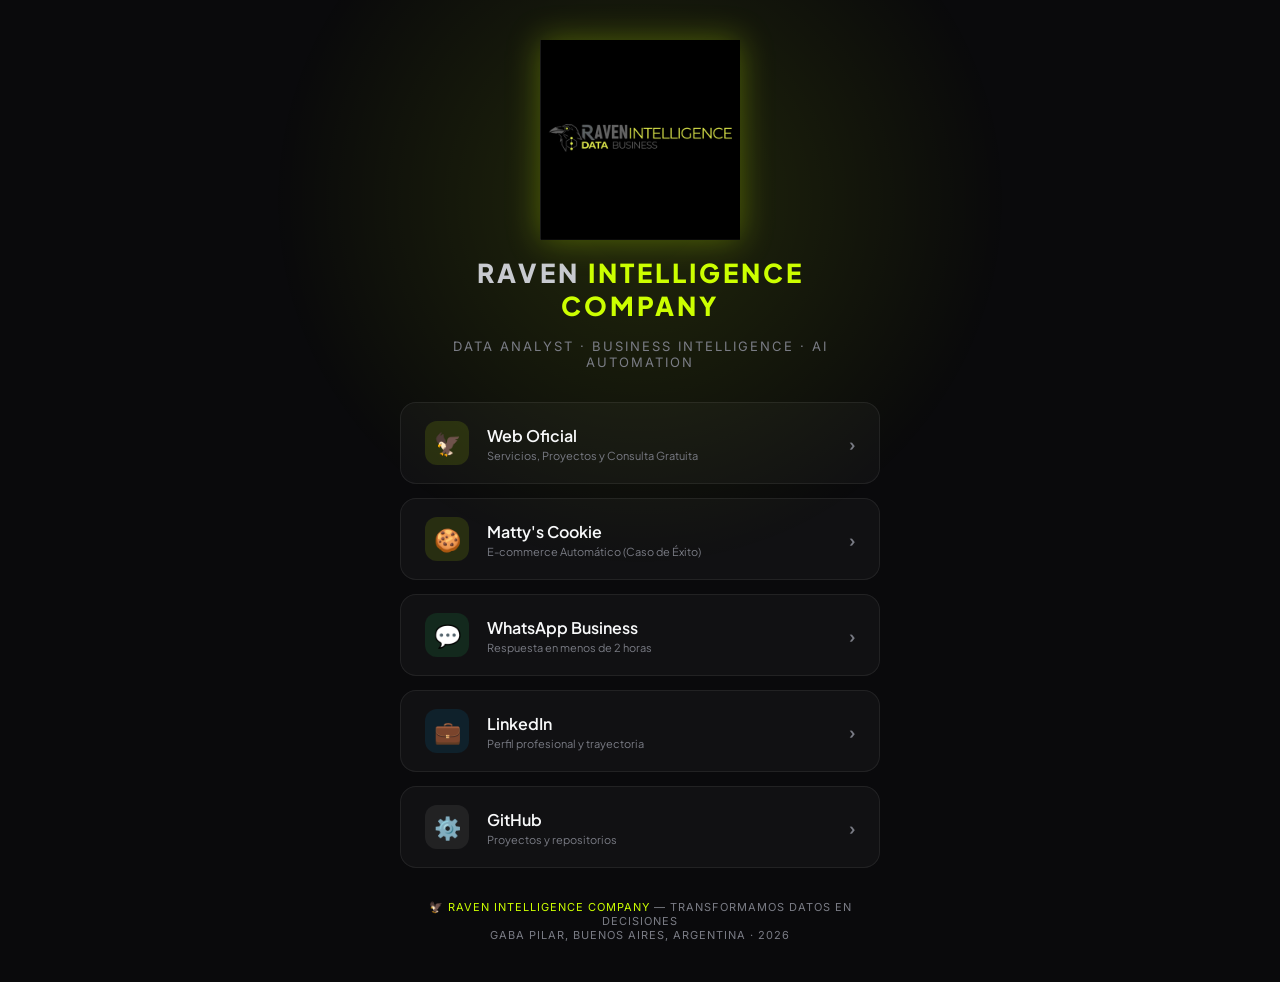
<file: links.html>
<!DOCTYPE html>
<html lang="es">
<head>
    <meta charset="UTF-8">
    <meta name="viewport" content="width=device-width, initial-scale=1.0">
    <title>RAVEN INTELLIGENCE COMPANY — Links</title>
    <meta name="description" content="Conecta con Raven Intelligence Company — Data Analytics, BI y AI Automation.">
    <link rel="preconnect" href="https://fonts.googleapis.com">
    <link rel="preconnect" href="https://fonts.gstatic.com" crossorigin>
    <link href="https://fonts.googleapis.com/css2?family=Plus+Jakarta+Sans:wght@500;700;800&family=Inter:wght@400;500&display=swap" rel="stylesheet">
    <style>
        :root {
            --bg: #0a0a0c;
            --neon: #ccff00;
            --text: #f8f9fa;
            --muted: #7a7c85;
        }
        * { margin: 0; padding: 0; box-sizing: border-box; }
        body {
            background: var(--bg);
            min-height: 100vh;
            display: flex;
            flex-direction: column;
            align-items: center;
            justify-content: center;
            font-family: 'Inter', sans-serif;
            padding: 40px 20px;
            position: relative;
            overflow: hidden;
        }
        /* Glow de fondo */
        body::before {
            content: '';
            position: fixed;
            top: -200px; left: 50%;
            transform: translateX(-50%);
            width: 800px; height: 800px;
            border-radius: 50%;
            background: radial-gradient(circle, rgba(204,255,0,0.12) 0%, transparent 65%);
            pointer-events: none;
        }
        .container {
            width: 100%;
            max-width: 480px;
            display: flex;
            flex-direction: column;
            align-items: center;
            gap: 32px;
            position: relative;
            z-index: 10;
        }
        /* Encabezado / Logo */
        .header {
            display: flex;
            flex-direction: column;
            align-items: center;
            gap: 16px;
            text-align: center;
        }
        .logo {
            width: 200px;
            object-fit: contain;
            filter: drop-shadow(0 0 16px rgba(204,255,0,0.3));
        }
        .header-name {
            font-family: 'Plus Jakarta Sans', sans-serif;
            font-size: 26px;
            font-weight: 800;
            letter-spacing: 3px;
        }
        .header-name .r { color: #c8cad0; }
        .header-name .i { color: var(--neon); }
        .header-role {
            color: var(--muted);
            font-size: 13px;
            letter-spacing: 2px;
            text-transform: uppercase;
        }
        /* Links */
        .links-list {
            width: 100%;
            display: flex;
            flex-direction: column;
            gap: 14px;
        }
        .link-btn {
            display: flex;
            align-items: center;
            gap: 18px;
            padding: 18px 24px;
            border-radius: 16px;
            text-decoration: none;
            font-family: 'Plus Jakarta Sans', sans-serif;
            font-weight: 600;
            font-size: 16px;
            border: 1.5px solid rgba(255,255,255,0.07);
            background: rgba(255,255,255,0.03);
            color: var(--text);
            transition: all 0.25s ease;
            position: relative;
            overflow: hidden;
        }
        .link-btn::before {
            content: '';
            position: absolute;
            inset: 0;
            background: linear-gradient(135deg, rgba(204,255,0,0.06), transparent);
            opacity: 0;
            transition: opacity 0.25s;
        }
        .link-btn:hover::before { opacity: 1; }
        .link-btn:hover {
            border-color: rgba(204,255,0,0.35);
            transform: translateY(-2px);
            box-shadow: 0 8px 30px rgba(0,0,0,0.4);
        }
        .link-btn .btn-icon {
            width: 44px; height: 44px;
            border-radius: 12px;
            display: flex;
            align-items: center;
            justify-content: center;
            font-size: 22px;
            flex-shrink: 0;
        }
        /* Colores únicos por botón */
        .btn-web .btn-icon   { background: rgba(204,255,0,0.12); }
        .btn-wa .btn-icon    { background: rgba(37,211,102,0.12); }
        .btn-li .btn-icon    { background: rgba(0,119,181,0.15); }
        .btn-gh .btn-icon    { background: rgba(255,255,255,0.07); }

        .btn-web:hover  { border-color: rgba(204,255,0,0.4); }
        .btn-wa:hover   { border-color: rgba(37,211,102,0.4); }
        .btn-li:hover   { border-color: rgba(0,119,181,0.4); }
        .btn-gh:hover   { border-color: rgba(255,255,255,0.2); }

        .btn-label { flex: 1; }
        .btn-sub { display: block; font-size: 11px; color: var(--muted); font-weight: 400; margin-top: 3px; }
        .arrow { color: var(--muted); font-size: 18px; }

        /* Footer */
        .footer-tag {
            color: var(--muted);
            font-size: 11px;
            letter-spacing: 1px;
            text-transform: uppercase;
            text-align: center;
        }
        .footer-tag span { color: var(--neon); }
    </style>
</head>
<body>
<div class="container">

    <div class="header">
        <img src="images/logo_raven_white.png" alt="Raven Intelligence Company" class="logo">
        <div class="header-name">
            <span class="r">RAVEN </span><span class="i">INTELLIGENCE COMPANY</span>
        </div>
        <div class="header-role">Data Analyst · Business Intelligence · AI Automation</div>
    </div>

    <div class="links-list">

        <a href="https://raven-intelligence.netlify.app/" target="_blank" class="link-btn btn-web">
            <div class="btn-icon">🦅</div>
            <div class="btn-label">
                Web Oficial
                <span class="btn-sub">Servicios, Proyectos y Consulta Gratuita</span>
            </div>
            <span class="arrow">›</span>
        </a>

        <a href="https://mattys-cookie.netlify.app/" target="_blank" class="link-btn btn-web">
            <div class="btn-icon">🍪</div>
            <div class="btn-label">
                Matty's Cookie
                <span class="btn-sub">E-commerce Automático (Caso de Éxito)</span>
            </div>
            <span class="arrow">›</span>
        </a>

        <a href="https://wa.me/5491173587842?text=Hola%20Jesús%2C%20vi%20tu%20tarjeta%20y%20quiero%20consultar%20sobre%20tus%20servicios" target="_blank" class="link-btn btn-wa">
            <div class="btn-icon">💬</div>
            <div class="btn-label">
                WhatsApp Business
                <span class="btn-sub">Respuesta en menos de 2 horas</span>
            </div>
            <span class="arrow">›</span>
        </a>

        <a href="https://www.linkedin.com/in/jesús-manuel-arcia-998890391" target="_blank" class="link-btn btn-li">
            <div class="btn-icon">💼</div>
            <div class="btn-label">
                LinkedIn
                <span class="btn-sub">Perfil profesional y trayectoria</span>
            </div>
            <span class="arrow">›</span>
        </a>

        <a href="https://github.com/jesus-arcia" target="_blank" class="link-btn btn-gh">
            <div class="btn-icon">⚙️</div>
            <div class="btn-label">
                GitHub
                <span class="btn-sub">Proyectos y repositorios</span>
            </div>
            <span class="arrow">›</span>
        </a>

    </div>

    <div class="footer-tag">
        🦅 <span>RAVEN INTELLIGENCE COMPANY</span> — Transformamos datos en decisiones<br>
        GABA Pilar, Buenos Aires, Argentina · 2026
    </div>

</div>
</body>
</html>
</file>
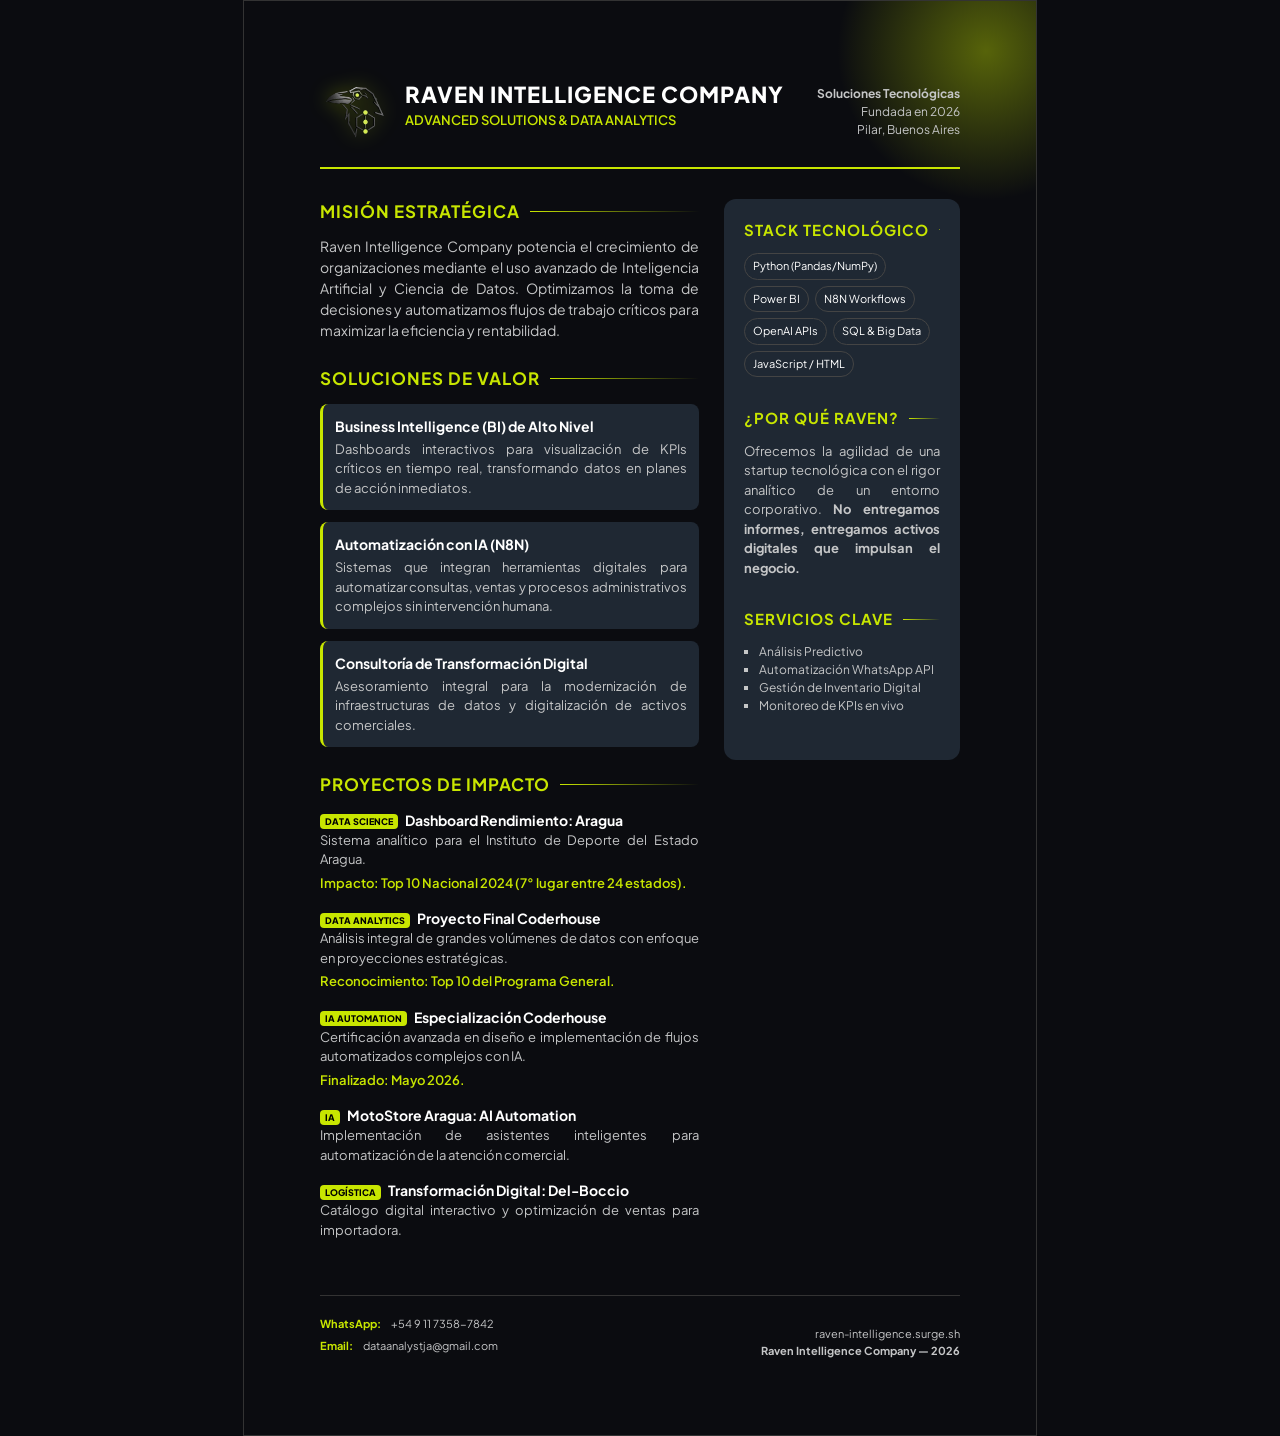
<file: one_pager.html>
<!DOCTYPE html>
<html lang="es">
<head>
    <meta charset="UTF-8">
    <meta name="viewport" content="width=device-width, initial-scale=1.0">
    <title>One Pager — Raven Intelligence Company</title>
    <style>
        @import url('https://fonts.googleapis.com/css2?family=Plus+Jakarta+Sans:wght@400;600;800&display=swap');

        :root {
            --bg-color: #0b0c10;
            --secondary-bg: #1f2833;
            --text-primary: #ffffff;
            --text-secondary: #c5c6c7;
            --accent-neon: #c8e600;
            --accent-glow: rgba(200, 230, 0, 0.4);
        }

        * {
            margin: 0;
            padding: 0;
            box-sizing: border-box;
        }

        body {
            font-family: 'Plus Jakarta Sans', sans-serif;
            background-color: var(--bg-color);
            color: var(--text-primary);
            line-height: 1.5;
            -webkit-print-color-adjust: exact;
        }

        /* A4 Page Formatting */
        .page {
            width: 210mm;
            min-height: 297mm;
            padding: 20mm;
            margin: 0 auto;
            background-color: var(--bg-color);
            border: 1px solid #333;
            position: relative;
            overflow: hidden;
        }

        @media print {
            .page {
                margin: 0;
                border: none;
                width: 100%;
                height: 100%;
            }
        }

        /* Decorative Elements */
        .page::before {
            content: '';
            position: absolute;
            top: -100px;
            right: -100px;
            width: 300px;
            height: 300px;
            background: radial-gradient(circle, var(--accent-glow) 0%, transparent 70%);
            z-index: 0;
        }

        /* Header */
        header {
            display: flex;
            align-items: center;
            justify-content: space-between;
            margin-bottom: 30px;
            border-bottom: 2px solid var(--accent-neon);
            padding-bottom: 20px;
            position: relative;
            z-index: 1;
        }

        .logo-box {
            display: flex;
            align-items: center;
            gap: 15px;
        }

        .logo-img {
            height: 70px;
            filter: drop-shadow(0 0 10px var(--accent-glow));
        }

        .brand-name h1 {
            font-size: 22px;
            font-weight: 800;
            letter-spacing: 1px;
        }

        .brand-name p {
            color: var(--accent-neon);
            font-size: 13px;
            font-weight: 600;
            text-transform: uppercase;
        }

        .header-meta {
            text-align: right;
            font-size: 12px;
            color: var(--text-secondary);
        }

        /* Layout Grid */
        .content-grid {
            display: grid;
            grid-template-columns: 1.6fr 1fr;
            gap: 25px;
            position: relative;
            z-index: 1;
        }

        section {
            margin-bottom: 25px;
        }

        h2 {
            font-size: 17px;
            color: var(--accent-neon);
            margin-bottom: 12px;
            text-transform: uppercase;
            letter-spacing: 1px;
            display: flex;
            align-items: center;
            gap: 10px;
        }

        h2::after {
            content: '';
            flex: 1;
            height: 1px;
            background: linear-gradient(to right, var(--accent-neon), transparent);
        }

        p {
            font-size: 14px;
            color: var(--text-secondary);
            margin-bottom: 15px;
            text-align: justify;
        }

        /* Solution Items */
        .solution-item {
            background: var(--secondary-bg);
            padding: 12px;
            border-radius: 8px;
            margin-bottom: 12px;
            border-left: 3px solid var(--accent-neon);
        }

        .solution-item h3 {
            font-size: 14px;
            margin-bottom: 3px;
        }

        /* Project List */
        .project-item {
            margin-bottom: 15px;
        }

        .project-item h3 {
            font-size: 14px;
            color: var(--text-primary);
        }

        .project-item .tag {
            font-size: 9px;
            background: var(--accent-neon);
            color: black;
            padding: 2px 5px;
            border-radius: 4px;
            font-weight: 800;
            margin-right: 5px;
            vertical-align: middle;
        }

        .project-item .result {
            font-size: 13px;
            color: var(--accent-neon);
            font-weight: 600;
            margin-top: 2px;
        }

        /* Sidebar info */
        .sidebar {
            background-color: var(--secondary-bg);
            padding: 20px;
            border-radius: 12px;
            height: fit-content;
        }

        .tech-list {
            display: flex;
            flex-wrap: wrap;
            gap: 6px;
        }

        .tech-tag {
            font-size: 11px;
            border: 1px solid #444;
            padding: 4px 8px;
            border-radius: 20px;
        }

        /* Footer */
        footer {
            margin-top: 30px;
            padding-top: 20px;
            border-top: 1px solid #333;
            display: flex;
            justify-content: space-between;
            align-items: flex-end;
            font-size: 11px;
            color: var(--text-secondary);
        }

        .contact-info div {
            margin-bottom: 5px;
            display: flex;
            align-items: center;
            gap: 10px;
        }

        .contact-info strong {
            color: var(--accent-neon);
        }
    </style>
</head>
<body>

    <div class="page">
        <header>
            <div class="logo-box">
                <img src="images/logo_raven_premium.png" alt="Logo" class="logo-img">
                <div class="brand-name">
                    <h1>RAVEN INTELLIGENCE COMPANY</h1>
                    <p>Advanced Solutions & Data Analytics</p>
                </div>
            </div>
            <div class="header-meta">
                <strong>Soluciones Tecnológicas</strong><br>
                Fundada en 2026<br>
                Pilar, Buenos Aires
            </div>
        </header>

        <div class="content-grid">
            <div class="main-content">
                <section>
                    <h2>Misión Estratégica</h2>
                    <p>Raven Intelligence Company potencia el crecimiento de organizaciones mediante el uso avanzado de Inteligencia Artificial y Ciencia de Datos. Optimizamos la toma de decisiones y automatizamos flujos de trabajo críticos para maximizar la eficiencia y rentabilidad.</p>
                </section>

                <section>
                    <h2>Soluciones de Valor</h2>
                    <div class="solution-item">
                        <h3>Business Intelligence (BI) de Alto Nivel</h3>
                        <p style="margin-bottom: 0; font-size: 13px;">Dashboards interactivos para visualización de KPIs críticos en tiempo real, transformando datos en planes de acción inmediatos.</p>
                    </div>
                    <div class="solution-item">
                        <h3>Automatización con IA (N8N)</h3>
                        <p style="margin-bottom: 0; font-size: 13px;">Sistemas que integran herramientas digitales para automatizar consultas, ventas y procesos administrativos complejos sin intervención humana.</p>
                    </div>
                    <div class="solution-item">
                        <h3>Consultoría de Transformación Digital</h3>
                        <p style="margin-bottom: 0; font-size: 13px;">Asesoramiento integral para la modernización de infraestructuras de datos y digitalización de activos comerciales.</p>
                    </div>
                </section>

                <section>
                    <h2>Proyectos de Impacto</h2>
                    <div class="project-item">
                        <h3><span class="tag">DATA SCIENCE</span> Dashboard Rendimiento: Aragua</h3>
                        <p style="margin-bottom: 4px; font-size: 13px;">Sistema analítico para el Instituto de Deporte del Estado Aragua.</p>
                        <div class="result">Impacto: Top 10 Nacional 2024 (7° lugar entre 24 estados).</div>
                    </div>
                    <div class="project-item">
                        <h3><span class="tag">DATA ANALYTICS</span> Proyecto Final Coderhouse</h3>
                        <p style="margin-bottom: 4px; font-size: 13px;">Análisis integral de grandes volúmenes de datos con enfoque en proyecciones estratégicas.</p>
                        <div class="result">Reconocimiento: Top 10 del Programa General.</div>
                    </div>
                    <div class="project-item">
                        <h3><span class="tag">IA AUTOMATION</span> Especialización Coderhouse</h3>
                        <p style="margin-bottom: 4px; font-size: 13px;">Certificación avanzada en diseño e implementación de flujos automatizados complejos con IA.</p>
                        <div class="result">Finalizado: Mayo 2026.</div>
                    </div>
                    <div class="project-item">
                        <h3><span class="tag">IA</span> MotoStore Aragua: AI Automation</h3>
                        <p style="margin-bottom: 4px; font-size: 13px;">Implementación de asistentes inteligentes para automatización de la atención comercial.</p>
                    </div>
                    <div class="project-item" style="margin-bottom: 0;">
                        <h3><span class="tag">LOGÍSTICA</span> Transformación Digital: Del-Boccio</h3>
                        <p style="margin-bottom: 4px; font-size: 13px;">Catálogo digital interactivo y optimización de ventas para importadora.</p>
                    </div>
                </section>
            </div>

            <aside class="sidebar">
                <section>
                    <h2 style="font-size: 15px;">Stack Tecnológico</h2>
                    <div class="tech-list">
                        <span class="tech-tag">Python (Pandas/NumPy)</span>
                        <span class="tech-tag">Power BI</span>
                        <span class="tech-tag">N8N Workflows</span>
                        <span class="tech-tag">OpenAI APIs</span>
                        <span class="tech-tag">SQL & Big Data</span>
                        <span class="tech-tag">JavaScript / HTML</span>
                    </div>
                </section>

                <section style="margin-top: 30px;">
                    <h2 style="font-size: 15px;">¿Por qué Raven?</h2>
                    <p style="font-size: 13px;">Ofrecemos la agilidad de una startup tecnológica con el rigor analítico de un entorno corporativo. <strong>No entregamos informes, entregamos activos digitales que impulsan el negocio.</strong></p>
                </section>

                <section style="margin-top: 30px;">
                    <h2 style="font-size: 15px;">Servicios Clave</h2>
                    <ul style="font-size: 12px; color: var(--text-secondary); list-style-type: square; margin-left: 15px;">
                        <li>Análisis Predictivo</li>
                        <li>Automatización WhatsApp API</li>
                        <li>Gestión de Inventario Digital</li>
                        <li>Monitoreo de KPIs en vivo</li>
                    </ul>
                </section>
            </aside>
        </div>

        <footer>
            <div class="contact-info">
                <div><strong>WhatsApp:</strong> +54 9 11 7358-7842</div>
                <div><strong>Email:</strong> dataanalystja@gmail.com</div>
            </div>
            <div style="text-align: right;">
                raven-intelligence.surge.sh<br>
                <strong>Raven Intelligence Company — 2026</strong>
            </div>
        </footer>
    </div>

</body>
</html>
</file>
